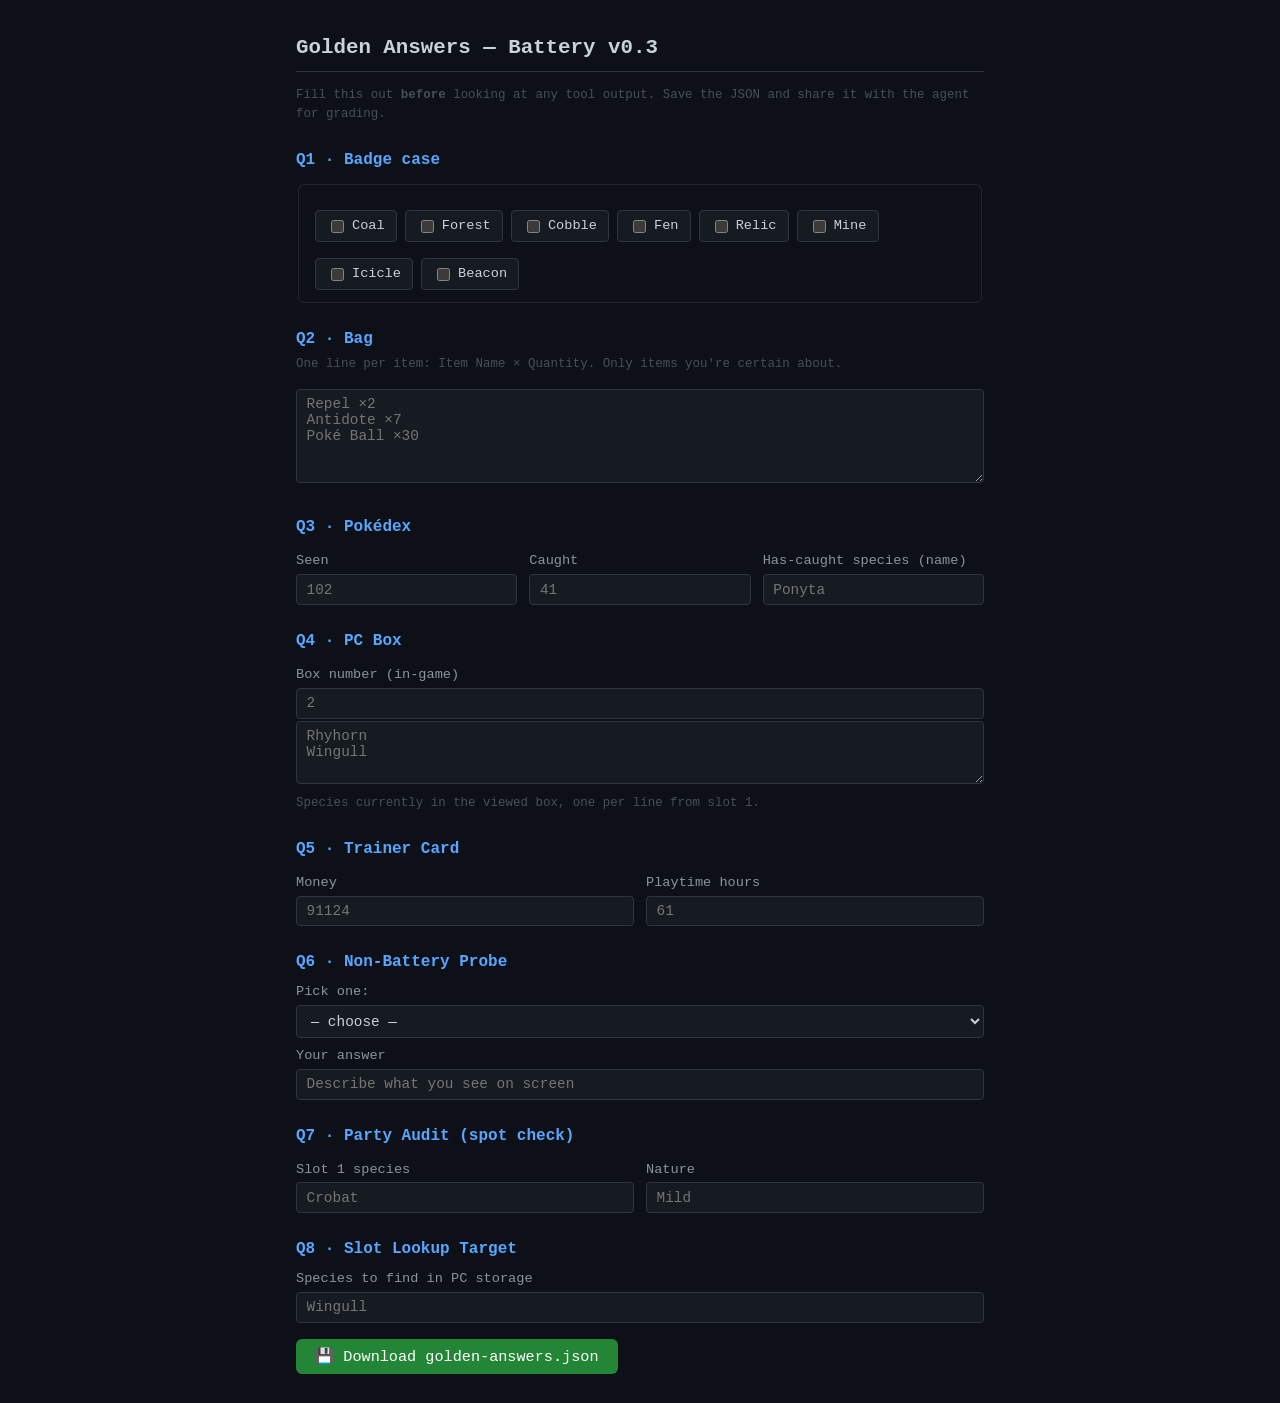
<file: golden-answers.html>
<!doctype html>
<html lang="en">
  <head>
    <meta charset="utf-8">
    <meta name="viewport" content="width=device-width, initial-scale=1">
    <title>pkhex-mcp — Golden Answers</title>
    <style>
    :root {
      color-scheme: dark;
    }
    * {
      box-sizing: border-box;
    }
    body {
      font-family: ui-monospace, 'Cascadia Code', 'Fira Code', monospace;
      background: #0d1117;
      color: #c9d1d9;
      max-width: 720px;
      margin: 2rem auto;
      padding: 0 1rem;
      line-height: 1.5;
    }
    h1 {
      font-size: 1.3rem;
      border-bottom: 1px solid #30363d;
      padding-bottom: .5rem;
    }
    h2 {
      font-size: 1rem;
      color: #58a6ff;
      margin-top: 1.5rem;
      margin-bottom: .25rem;
    }
    label {
      display: block;
      margin-top: .5rem;
      font-size: .85rem;
      color: #8b949e;
    }
    input[type="text"],
    input[type="number"],
    select,
    textarea {
      width: 100%;
      padding: .4rem .6rem;
      margin-top: .15rem;
      background: #161b22;
      color: #c9d1d9;
      border: 1px solid #30363d;
      border-radius: 4px;
      font-family: inherit;
      font-size: .9rem;
    }
    textarea {
      resize: vertical;
      min-height: 60px;
    }
    .row {
      display: flex;
      gap: .75rem;
    }
    .row > * {
      flex: 1;
    }
    .checks {
      display: flex;
      flex-wrap: wrap;
      gap: .5rem;
      margin-top: .35rem;
    }
    .checks label {
      display: inline-flex;
      align-items: center;
      gap: .3rem;
      background: #161b22;
      padding: .3rem .7rem;
      border-radius: 4px;
      border: 1px solid #30363d;
      cursor: pointer;
      font-size: .85rem;
      color: #c9d1d9;
    }
    .checks input[type="checkbox"] {
      accent-color: #58a6ff;
    }
    button {
      padding: .5rem 1.2rem;
      margin-top: 1rem;
      background: #238636;
      color: #fff;
      border: none;
      border-radius: 6px;
      cursor: pointer;
      font-family: inherit;
      font-size: .95rem;
    }
    button:hover {
      background: #2ea043;
    }
    .hint {
      font-size: .78rem;
      color: #484f58;
      margin-top: .15rem;
    }
    fieldset {
      border: 1px solid #21262d;
      border-radius: 6px;
      padding: .75rem 1rem;
      margin-top: .75rem;
    }
    legend {
      color: #8b949e;
      font-size: .82rem;
      padding: 0 .4rem;
    }
    </style>
  </head>
  <body>
    <h1>Golden Answers — Battery v0.3</h1>
    <p
      class="hint">Fill this out <strong>before</strong> looking at any tool output.
Save the JSON and share it with the agent for grading.</p>

    <h2>Q1 · Badge case</h2>
    <fieldset>
      <div class="checks" id="badges"></div>
    </fieldset>

    <h2>Q2 · Bag</h2>
    <p
      class="hint">One line per item: <code>Item Name × Quantity</code>. Only items you're certain about.</p>
    <textarea id="bag" rows="5"
      placeholder="Repel ×2&#10;Antidote ×7&#10;Poké Ball ×30"></textarea>

    <h2>Q3 · Pokédex</h2>
    <div class="row">
      <div><label>Seen</label><input type="number" id="dex-seen" placeholder="102"></div>
      <div><label>Caught</label><input type="number" id="dex-caught" placeholder="41"></div>
      <div><label>Has-caught species (name)</label><input type="text" id="dex-species" placeholder="Ponyta"></div>
    </div>

    <h2>Q4 · PC Box</h2>
    <div class="row">
      <div><label>Box number (in-game)</label><input type="number" id="pc-box-num" min="1" max="18" placeholder="2"></div>
    </div>
    <textarea id="pc-contents" rows="3"
      placeholder="Rhyhorn&#10;Wingull"></textarea>
    <p
      class="hint">Species currently in the viewed box, one per line from slot 1.</p>

    <h2>Q5 · Trainer Card</h2>
    <div class="row">
      <div><label>Money</label><input type="number" id="money" placeholder="91124"></div>
      <div><label>Playtime hours</label><input type="number" id="playtime-h" placeholder="61"></div>
    </div>

    <h2>Q6 · Non-Battery Probe</h2>
    <label>Pick one:</label>
    <select id="probe-type">
      <option value="">— choose —</option>
      <option value="mail">What mail is in my PC?</option>
      <option value="daycare">Is my Daycare empty?</option>
      <option value="pokerus">Does any party member have Pokérus?</option>
    </select>
    <label>Your answer</label>
    <input type="text" id="probe-answer"
      placeholder="Describe what you see on screen">

    <h2>Q7 · Party Audit (spot check)</h2>
    <div class="row">
      <div><label>Slot 1 species</label><input type="text" id="p1-species" placeholder="Crobat"></div>
      <div><label>Nature</label><input type="text" id="p1-nature" placeholder="Mild"></div>
    </div>

    <h2>Q8 · Slot Lookup Target</h2>
    <label>Species to find in PC storage</label>
    <input type="text" id="lookup-target" placeholder="Wingull">

    <button id="save">💾 Download golden-answers.json</button>

    <script>
    "use strict";

    const BADGES = [
      "Coal",
      "Forest",
      "Cobble",
      "Fen",
      "Relic",
      "Mine",
      "Icicle",
      "Beacon",
    ];
    const badgeDiv = document.getElementById("badges");
    for (const b of BADGES) {
      const label = document.createElement("label");
      const cb = document.createElement("input");
      cb.type = "checkbox";
      cb.value = b;
      cb.dataset.badge = b;
      label.appendChild(cb);
      label.appendChild(document.createTextNode(b));
      badgeDiv.appendChild(label);
    }

    document.getElementById("save").addEventListener("click", () => {
      const val = (id) => document.getElementById(id).value.trim();
      const num = (id) => {
        const v = val(id);
        return v === "" ? null : Number(v);
      };

      const badges = Array.from(
        badgeDiv.querySelectorAll("input:checked"),
      ).map((cb) => cb.dataset.badge);

      const bagLines = val("bag").split("\n").filter(Boolean);
      const bag = bagLines.map((line) => {
        const match = line.match(/^(.+?)\s*[×x]\s*(\d+)$/);
        return match
          ? { name: match[1].trim(), count: Number(match[2]) }
          : { name: line.trim(), count: null };
      });

      const golden = {
        capturedAt: new Date().toISOString(),
        badges: {
          earned: badges,
          count: badges.length,
        },
        bagHighlights: bag,
        dex: {
          seen: num("dex-seen"),
          caught: num("dex-caught"),
          hasCaughtSpecies: val("dex-species") || null,
        },
        pcBox: {
          boxNumber: num("pc-box-num"),
          contents: val("pc-contents")
            ? val("pc-contents").split("\n").map((s) => s.trim()).filter(Boolean)
            : [],
        },
        trainerCard: {
          money: num("money"),
          playtimeHours: num("playtime-h"),
        },
        nonBatteryProbe: {
          type: val("probe-type") || null,
          answer: val("probe-answer") || null,
        },
        partySpotCheck: {
          slot1Species: val("p1-species") || null,
          slot1Nature: val("p1-nature") || null,
        },
        slotLookupTarget: val("lookup-target") || null,
      };

      const blob = new Blob([JSON.stringify(golden, null, 2)], {
        type: "application/json",
      });
      const url = URL.createObjectURL(blob);
      const a = document.createElement("a");
      a.href = url;
      a.download = "golden-answers.json";
      a.click();
      URL.revokeObjectURL(url);
    });
    </script>
  </body>
</html>
</file>
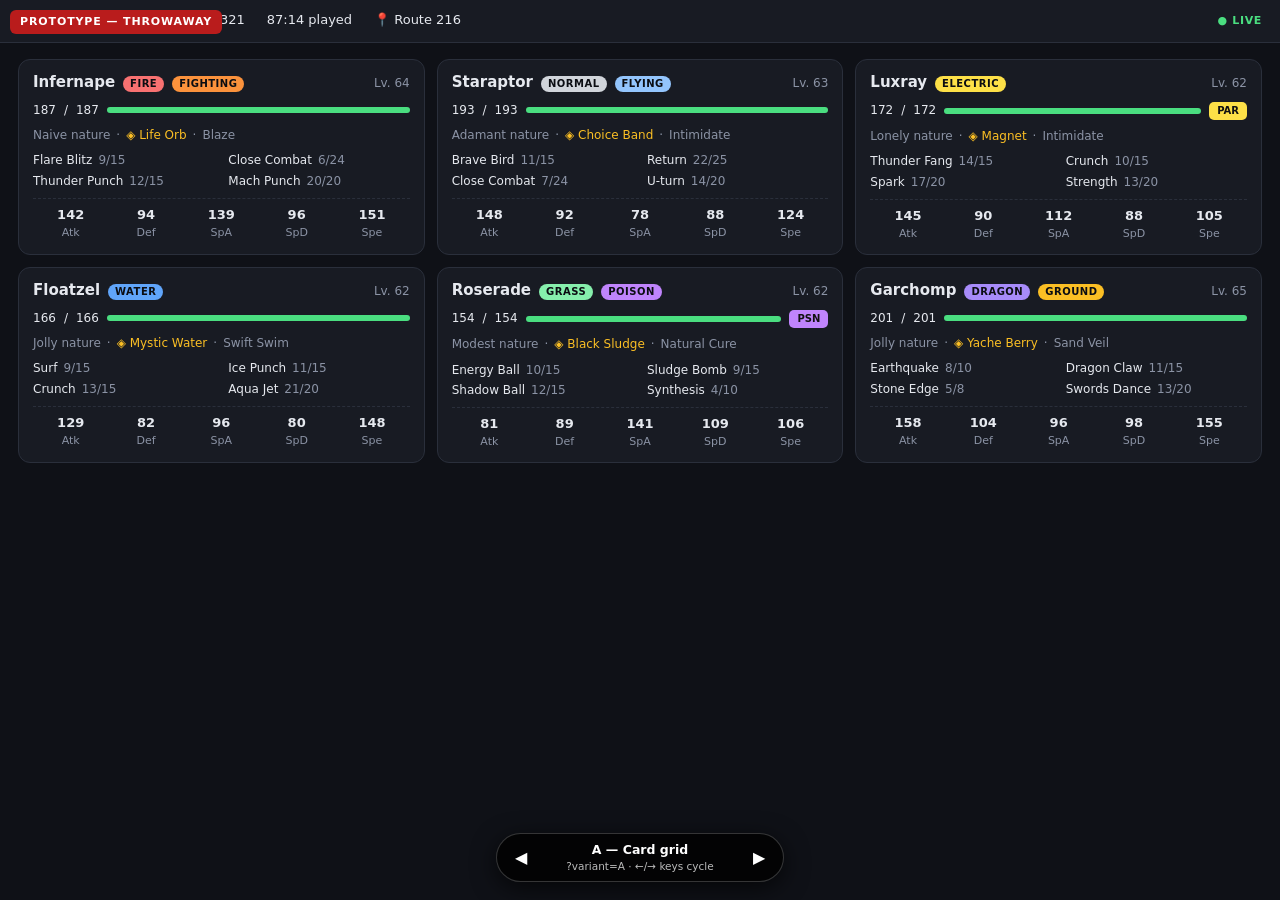
<file: inspector-card-layout.html>
<!doctype html>
<html lang="en">
<head>
<meta charset="utf-8">
<meta name="viewport" content="width=device-width,initial-scale=1">
<title>PROTOTYPE — pkhex-mcp Inspector card layout</title>
<style>
  :root{
    --bg:#0f1117; --panel:#181b23; --panel2:#1e222c; --line:#2a2f3b;
    --text:#e6e9ef; --dim:#8b93a5; --hp:#4ade80; --atk:#f87171;
    --chip:#303748; --accent:#7aa2ff; --flash:#ffd76a;
  }
  *{box-sizing:border-box}
  html,body{margin:0;height:100%}
  body{background:var(--bg);color:var(--text);font:14px/1.45 "Segoe UI",system-ui,sans-serif;padding-bottom:84px}
  .proto-banner{position:fixed;top:10px;left:10px;z-index:50;background:#b91c1c;color:#fff;font-weight:600;
    font-size:11px;letter-spacing:.08em;padding:4px 10px;border-radius:6px;text-transform:uppercase}
  .num{font-variant-numeric:tabular-nums;font-feature-settings:"tnum"}
  @keyframes flashbg{0%{background:var(--flash);color:#111}100%{background:transparent}}
  .flash{animation:flashbg 1.2s ease-out;border-radius:4px}

  /* ---------- shared bits ---------- */
  .type{display:inline-block;font-size:10px;font-weight:700;letter-spacing:.05em;padding:1px 7px;border-radius:99px;color:#0b0d12}
  .t-fire{background:#f87171}.t-flying{background:#93c5fd}.t-normal{background:#d1d5db}
  .t-electric{background:#fde047}.t-water{background:#60a5fa}.t-grass{background:#86efac}
  .t-poison{background:#c084fc}.t-ground{background:#fbbf24}.t-dragon{background:#a78bfa}
  .t-rock{background:#d6b98c}.t-fighting{background:#fb923c}.t-dark{background:#9ca3af}.t-ice{background:#a5f3fc}
  .status-chip{display:inline-block;font-size:10px;font-weight:700;padding:2px 8px;border-radius:5px}
  .s-par{background:#fde047;color:#111}.s-psn{background:#c084fc;color:#111}.s-brn{background:#fb923c;color:#111}
  .hpbar{height:6px;background:#2a2f3b;border-radius:3px;overflow:hidden}
  .hpbar>i{display:block;height:100%;background:var(--hp)}
  .hpbar.mid>i{background:#fbbf24}.hpbar.low>i{background:#f87171}

  /* ---------- Variant A : card grid ---------- */
  #vA header.trainerbar{display:flex;gap:22px;align-items:center;background:var(--panel);border-bottom:1px solid var(--line);
    padding:10px 18px;font-size:13px}
  #vA header.trainerbar b{font-size:15px}
  #vA header.trainerbar .live{color:var(--hp);font-size:11px;font-weight:700;letter-spacing:.06em;margin-left:auto}
  #vA .grid{display:grid;grid-template-columns:repeat(3,1fr);gap:12px;padding:16px 18px}
  #vA article.card{background:var(--panel);border:1px solid var(--line);border-radius:12px;padding:12px 14px;display:flex;flex-direction:column;gap:8px}
  #vA .card .top{display:flex;align-items:baseline;gap:8px}
  #vA .card .top .name{font-weight:700;font-size:15px}
  #vA .card .top .lv{color:var(--dim);font-size:12px;margin-left:auto}
  #vA .card .types{display:flex;gap:4px}
  #vA .card .hpline{display:flex;align-items:center;gap:8px;font-size:12px}
  #vA .card .hpline .hpbar{flex:1}
  #vA .card .meta{display:flex;gap:6px;align-items:center;font-size:12px;color:var(--dim);flex-wrap:wrap}
  #vA .card .meta .item{color:#fbbf24}
  #vA .moves{display:grid;grid-template-columns:1fr 1fr;gap:3px 14px;font-size:12px}
  #vA .moves span b{font-weight:500}
  #vA .moves span i{color:var(--dim);font-style:normal;margin-left:6px}
  #vA .stats{display:flex;gap:0;border-top:1px dashed var(--line);padding-top:7px;font-size:11px;color:var(--dim)}
  #vA .stats div{flex:1;text-align:center}
  #vA .stats b{display:block;color:var(--text);font-size:13px}

  /* ---------- Variant B : roster rows ---------- */
  #vB .slimbar{display:flex;gap:18px;align-items:center;padding:8px 18px;background:var(--panel);border-bottom:1px solid var(--line);font-size:12px;color:var(--dim)}
  #vB .slimbar b{color:var(--text)}
  #vB ul.roster{list-style:none;margin:0;padding:8px 12px;display:flex;flex-direction:column;gap:6px}
  #vB li.row{display:grid;grid-template-columns:minmax(150px,220px) minmax(120px,1.2fr) 64px 110px minmax(180px,1.6fr);
    gap:12px;align-items:center;background:var(--panel);border:1px solid var(--line);border-radius:8px;padding:8px 12px}
  #vB .row .who{display:flex;flex-direction:column;min-width:0}
  #vB .row .who .nm{font-weight:700;white-space:nowrap;overflow:hidden;text-overflow:ellipsis}
  #vB .row .who .sub{font-size:11px;color:var(--dim);white-space:nowrap;overflow:hidden;text-overflow:ellipsis}
  #vB .row .hpwrap{display:flex;flex-direction:column;gap:3px;font-size:11px;color:var(--dim)}
  #vB .row .st{text-align:center}
  #vB .row .it{font-size:12px;color:#fbbf24;white-space:nowrap;overflow:hidden;text-overflow:ellipsis}
  #vB .row .mv{font-size:11.5px;color:var(--dim);display:flex;flex-wrap:wrap;gap:2px 10px;min-width:0}
  #vB .row .mv b{color:var(--text);font-weight:500}
  #vB .chatdock{position:fixed;right:14px;top:64px;width:270px;background:var(--panel2);border:1px solid var(--line);
    border-radius:10px;padding:12px;font-size:12px}
  #vB .chatdock h4,#vC aside h4,.chath h4{margin:0 0 6px;font-size:11px;letter-spacing:.07em;text-transform:uppercase;color:var(--dim)}
  #vB .chatdock p,.chath p{margin:0 0 8px;color:var(--dim)}
  code.snip{display:block;background:#0b0d12;border:1px solid var(--line);border-radius:6px;padding:7px 8px;
    font:11px/1.5 Consolas,monospace;color:#9ecbff;word-break:break-all;margin-bottom:7px}
  button.copy{background:var(--chip);color:var(--text);border:none;border-radius:6px;padding:4px 10px;font-size:11px;cursor:pointer}
  button.copy:hover{background:#3a4256}

  /* ---------- Variant C : spotlight ---------- */
  #vC .shell{display:grid;grid-template-columns:230px 1fr 280px;height:calc(100vh - 84px)}
  #vC .rail{background:var(--panel);border-right:1px solid var(--line);overflow:auto}
  #vC .trainermini{padding:12px;border-bottom:1px solid var(--line);font-size:12px;color:var(--dim)}
  #vC .trainermini b{display:block;color:var(--text);font-size:14px}
  #vC .rail ul{list-style:none;margin:0;padding:6px}
  #vC .rail li{display:flex;align-items:center;gap:9px;padding:8px 9px;border-radius:8px;cursor:pointer}
  #vC .rail li:hover{background:var(--panel2)}
  #vC .rail li.sel{background:#26304a;outline:1px solid var(--accent)}
  #vC .rail .nm{font-weight:600;font-size:13px}
  #vC .rail .sub{font-size:10.5px;color:var(--dim)}
  #vC .rail .hpbar{width:44px}
  #vC main.detail{padding:20px 26px;overflow:auto}
  #vC main.detail h2{margin:0;display:flex;align-items:center;gap:10px;font-size:24px}
  #vC main.detail .lvtag{font-size:14px;color:var(--dim)}
  #vC .bigstats{display:flex;gap:10px;margin:16px 0}
  #vC .bigstats div{background:var(--panel);border:1px solid var(--line);border-radius:10px;padding:10px 14px;min-width:74px;text-align:center}
  #vC .bigstats b{font-size:19px;display:block}
  #vC .bigstats span{font-size:10px;color:var(--dim);letter-spacing:.06em}
  #vC .kv{display:grid;grid-template-columns:repeat(2,minmax(140px,max-content));gap:6px 26px;margin:12px 0 18px;font-size:13px}
  #vC .kv dt{color:var(--dim);font-size:11px;text-transform:uppercase;letter-spacing:.05em}
  #vC .movelist{display:flex;flex-direction:column;gap:7px;max-width:430px}
  #vC .movelist .m{display:flex;align-items:center;gap:10px;background:var(--panel);border:1px solid var(--line);border-radius:8px;padding:7px 11px;font-size:13px}
  #vC .movelist .m i{font-style:normal;color:var(--dim);margin-left:auto;font-size:12px}
  #vC aside{background:var(--panel);border-left:1px solid var(--line);padding:14px;font-size:12px;overflow:auto}

  /* ---------- floating switcher ---------- */
  #switcher{position:fixed;left:50%;bottom:18px;transform:translateX(-50%);z-index:60;display:flex;align-items:center;gap:10px;
    background:#000c;border:1px solid #ffffff33;border-radius:999px;padding:7px 10px;box-shadow:0 6px 24px #000a}
  #switcher button{background:none;border:none;color:#fff;font-size:16px;cursor:pointer;padding:2px 8px}
  #switcher .label{color:#fff;font-size:12.5px;min-width:190px;text-align:center;font-weight:600}
  #switcher .label small{display:block;font-weight:400;color:#bbb;font-size:10.5px}
</style>
</head>
<body>
<div class="proto-banner">Prototype — throwaway</div>

<!-- ================= VARIANT A — CARD GRID ================= -->
<div id="vA" class="variant">
  <header class="trainerbar">
    <b>ETHAN</b><span class="num">TID <span class="tid">12345</span> / SID <span class="sid">54321</span></span>
    <span class="playtime num">87:14 played</span><span class="loc">📍 Route 216</span>
    <span class="live">● LIVE</span>
  </header>
  <div class="grid" id="gridA"></div>
</div>

<!-- ================= VARIANT B — ROSTER ROWS ================= -->
<div id="vB" class="variant" hidden>
  <div class="slimbar">
    <b>ETHAN</b> <span class="num">12345/54321</span> · <span class="num">87:14</span> · 📍 Route 216 · <span style="color:var(--hp)">● live</span>
  </div>
  <ul class="roster" id="rosterB"></ul>
  <div class="chatdock chath">
    <h4>Ask your AI about this run</h4>
    <p>Point any MCP client at the local server:</p>
    <code class="snip" id="snipB"></code>
    <button class="copy" data-copy="snipB">Copy snippet</button>
  </div>
</div>

<!-- ================= VARIANT C — SPOTLIGHT ================= -->
<div id="vC" class="variant" hidden>
  <div class="shell">
    <nav class="rail">
      <div class="trainermini"><b>ETHAN</b>TID/SID <span class="num tid">12345</span>/<span class="num sid">54321</span><br>
        <span class="num playtime">87:14</span> · Route 216</div>
      <ul id="railList"></ul>
    </nav>
    <main class="detail" id="detailPane"></main>
    <aside class="chath">
      <h4>Ask your AI about this run</h4>
      <p>Point any MCP client at the local server:</p>
      <code class="snip" id="snipC"></code>
      <button class="copy" data-copy="snipC">Copy snippet</button>
    </aside>
  </div>
</div>

<!-- ================= floating switcher ================= -->
<div id="switcher">
  <button id="prevV" title="Previous (←)">◀</button>
  <div class="label"><span id="vkey">A — Card grid</span><small>?variant=A · ←/→ keys cycle</small></div>
  <button id="nextV" title="Next (→)">▶</button>
</div>

<script>
"use strict";
// ---- synthetic party (Platinum-flavored, no copyrighted assets) ----
const PARTY=[
 {name:"Infernape",lv:64,types:["fire","fighting"],nature:"Naive",item:"Life Orb",ability:"Blaze",
  hp:187,max:187,st:{Atk:142,Def:94,SpA:139,SpD:96,Spe:151},
  moves:[["Flare Blitz",9,15],["Close Combat",6,24],["Thunder Punch",12,15],["Mach Punch",20,20]],status:null},
 {name:"Staraptor",lv:63,types:["normal","flying"],nature:"Adamant",item:"Choice Band",ability:"Intimidate",
  hp:193,max:193,st:{Atk:148,Def:92,SpA:78,SpD:88,Spe:124},
  moves:[["Brave Bird",11,15],["Return",22,25],["Close Combat",7,24],["U-turn",14,20]],status:null},
 {name:"Luxray",lv:62,types:["electric"],nature:"Lonely",item:"Magnet",ability:"Intimidate",
  hp:172,max:172,st:{Atk:145,Def:90,SpA:112,SpD:88,Spe:105},
  moves:[["Thunder Fang",14,15],["Crunch",10,15],["Spark",17,20],["Strength",13,20]],status:"PAR"},
 {name:"Floatzel",lv:62,types:["water"],nature:"Jolly",item:"Mystic Water",ability:"Swift Swim",
  hp:166,max:166,st:{Atk:129,Def:82,SpA:96,SpD:80,Spe:148},
  moves:[["Surf",9,15],["Ice Punch",11,15],["Crunch",13,15],["Aqua Jet",21,20]],status:null},
 {name:"Roserade",lv:62,types:["grass","poison"],nature:"Modest",item:"Black Sludge",ability:"Natural Cure",
  hp:154,max:154,st:{Atk:81,Def:89,SpA:141,SpD:109,Spe:106},
  moves:[["Energy Ball",10,15],["Sludge Bomb",9,15],["Shadow Ball",12,15],["Synthesis",4,10]],status:"PSN"},
 {name:"Garchomp",lv:65,types:["dragon","ground"],nature:"Jolly",item:"Yache Berry",ability:"Sand Veil",
  hp:201,max:201,st:{Atk:158,Def:104,SpA:96,SpD:98,Spe:155},
  moves:[["Earthquake",8,10],["Dragon Claw",11,15],["Stone Edge",5,8],["Swords Dance",13,20]],status:null},
];
const TRAINER={name:"ETHAN",tid:"12345",sid:"54321",playtime:"87:14",loc:"Route 216"};
const SNIPPET=`opencode.json →\n"mcp": { "pkhex": { "type": "remote",\n  "url": "http://127.0.0.1:8941/mcp" } }`;

const $=(s,r=document)=>r.querySelector(s), $$=(s,r=document)=>[...r.querySelectorAll(s)];
const typeCls=t=>({normal:"t-normal",fire:"t-fire",water:"t-water",electric:"t-electric",grass:"t-grass",
  flying:"t-flying",fighting:"t-fighting",poison:"t-poison",ground:"t-ground",rock:"t-rock",
  dragon:"t-dragon",dark:"t-dark",ice:"t-ice"}[t]||"t-normal");
const statusChip=s=>!s?"":`<span class="status-chip s-${s.toLowerCase()}">${s}</span>`;
const hpClass=(cur,max)=>cur/max<=.25?"low":cur/max<=.5?"mid":"";
const esc=s=>s.replace(/&/g,"&amp;").replace(/</g,"&lt;");
$("#snipB").textContent=SNIPPET.split("→\n")[1];
$("#snipC").textContent=SNIPPET.split("→\n")[1];

// ---------- render A ----------
function renderA(){
  $("#gridA").innerHTML=PARTY.map((p,i)=>`
   <article class="card">
     <div class="top"><span class="name">${p.name}</span>${p.types.map(t=>`<span class="type ${typeCls(t)}">${t.toUpperCase()}</span>`).join("")}<span class="lv num">Lv. ${p.lv}</span></div>
     <div class="hpline"><span class="num hpval" data-i="${i}">${p.hp}</span>/
       <span class="num">${p.max}</span><div class="hpbar ${hpClass(p.hp,p.max)}"><i style="width:${100*p.hp/p.max}%"></i></div>
       ${statusChip(p.status)}</div>
     <div class="meta"><span>${p.nature} nature</span>·<span class="item">◈ ${p.item}</span>·<span>${p.ability}</span></div>
     <div class="moves">${p.moves.map(m=>`<span><b>${m[0]}</b><i class="num pp" data-i="${i}" data-m="${m[0]}">${m[1]}/${m[2]}</i></span>`).join("")}</div>
     <div class="stats">${Object.entries(p.st).map(([k,v])=>`<div><b class="num">${v}</b>${k}</div>`).join("")}</div>
   </article>`).join("");
}

// ---------- render B ----------
function renderB(){
  $("#rosterB").innerHTML=PARTY.map((p,i)=>`
   <li class="row">
     <div class="who"><span class="nm">${String(i+1).padStart(2,"0")} · ${p.name}</span>
       <span class="sub">Lv.${p.lv} · ${p.nature} · ${p.types.join("/")}${p.status?` · <b style="color:var(--text)">${p.status}</b>`:""}</span></div>
     <div class="hpwrap"><div class="hpbar ${hpClass(p.hp,p.max)}"><i style="width:${100*p.hp/p.max}%"></i></div>
       <span class="num"><span class="hpval" data-i="${i}">${p.hp}</span> / ${p.max} HP</span></div>
     <div class="st">${statusChip(p.status)||'<span style="color:var(--dim);font-size:10px">OK</span>'}</div>
     <div class="it">◈ ${p.item}</div>
     <div class="mv">${p.moves.map(m=>`<span><b>${m[0]}</b>&hairsp;<span class="num">${m[1]}</span></span>`).join("")}</div>
   </li>`).join("");
}

// ---------- render C ----------
let SEL=0;
function renderRail(){
  $("#railList").innerHTML=PARTY.map((p,i)=>`
   <li data-i="${i}" class="${i===SEL?"sel":""}">
     <div class="hpbar ${hpClass(p.hp,p.max)}"><i style="width:${100*p.hp/p.max}%"></i></div>
     <div><div class="nm">${p.name}</div><div class="sub">Lv.${p.lv}${p.status?" · "+p.status:""}</div></div>
   </li>`).join("");
  $$("#railList li").forEach(li=>li.onclick=()=>{SEL=+li.dataset.i;renderDetail();renderRail();});
}
function renderDetail(){
  const p=PARTY[SEL],i=SEL;
  $("#detailPane").innerHTML=`
   <h2>${p.name} <span class="lvtag num">Lv. ${p.lv}</span>
     ${p.types.map(t=>`<span class="type ${typeCls(t)}">${t.toUpperCase()}</span>`).join("")}${statusChip(p.status)}</h2>
   <div class="bigstats">
     <div><b class="num hpval" data-i="${i}">${p.hp}</b><span>CUR HP</span></div>
     <div><b class="num">${p.max}</b><span>MAX HP</span></div>
     ${Object.entries(p.st).map(([k,v])=>`<div><b class="num">${v}</b><span>${k.toUpperCase()}</span></div>`).join("")}
   </div>
   <dl class="kv">
     <div><dt>Nature</dt><dd>${p.nature}</dd></div><div><dt>Ability</dt><dd>${p.ability}</dd></div>
     <div><dt>Held item</dt><dd style="color:#fbbf24">◈ ${p.item}</dd></div><div><dt>Slot</dt><dd>#${i+1}</dd></div>
   </dl>
   <div class="movelist">${p.moves.map(m=>`<div class="m">${m[0]}<i class="num pp" data-i="${i}" data-m="${m[0]}">${m[1]} / ${m[2]} PP</i></div>`).join("")}</div>`;
}

// ---- simulated 500ms-poll jitter: values flash, layout never jumps ----
setInterval(()=>{
  const i=Math.floor(Math.random()*PARTY.length),p=PARTY[i];
  if(p.hp<p.max&&Math.random()<.5)p.hp+=Math.min(p.max-p.hp,1+Math.floor(Math.random()*3));
  else if(p.hp>1)p.hp-=Math.floor(Math.random()*3)+1;
  const m=p.moves[Math.floor(Math.random()*p.moves.length)];if(m[1]>0)m[1]--;
  $$(`.hpval[data-i="${i}"]`).forEach(el=>{el.textContent=p.hp;el.classList.remove("flash");void el.offsetWidth;el.classList.add("flash")});
  $$(`.pp[data-i="${i}"][data-m="${CSS.escape?CSS.escape(m[0]):m[0]}"]`).forEach(el=>{el.textContent=`${m[1]}/${m[2]}`});
  $$(".hpbar").forEach(()=>{});// bars re-render only on full renders; keep simple
},2000);

// ---- copy buttons ----
$$(".copy").forEach(b=>b.onclick=()=>{
  navigator.clipboard?.writeText($("#"+b.dataset.copy).innerText);
  const t=b.textContent;b.textContent="Copied!";setTimeout(()=>b.textContent=t,1200);
});

// ---- variant switcher (?variant= + arrows + keyboard) ----
const VARIANTS=[["A","Card grid"],["B","Roster rows"],["C","Spotlight"]];
let cur=Math.max(0,VARIANTS.findIndex(v=>new URLSearchParams(location.search).get("variant")===v[0]));
function show(k){
  ["A","B","C"].forEach(v=>{$("#v"+v).hidden=v!==k});
  $("#vkey").firstChild.nodeValue=k+" — "+VARIANTS.find(v=>v[0]===k)[1];
  const u=new URL(location);u.searchParams.set("variant",k);history.replaceState(null,"",u);
  if(k==="A"){if(!$("#gridA").childElementCount)renderA()}
  else if(k==="B"){if(!$("#rosterB").childElementCount)renderB()}
  else{renderRail();renderDetail()}
}
function cycle(d){cur=(cur+d+VARIANTS.length)%VARIANTS.length;show(VARIANTS[cur][0])}
$("#prevV").onclick=()=>cycle(-1);$("#nextV").onclick=()=>cycle(1);
addEventListener("keydown",e=>{
  if(/INPUT|TEXTAREA/.test(document.activeElement.tagName)||document.activeElement.isContentEditable)return;
  if(e.key==="ArrowLeft")cycle(-1);if(e.key==="ArrowRight")cycle(1);
});
show(VARIANTS[cur][0]);
</script>
</body>
</html>
</file>
